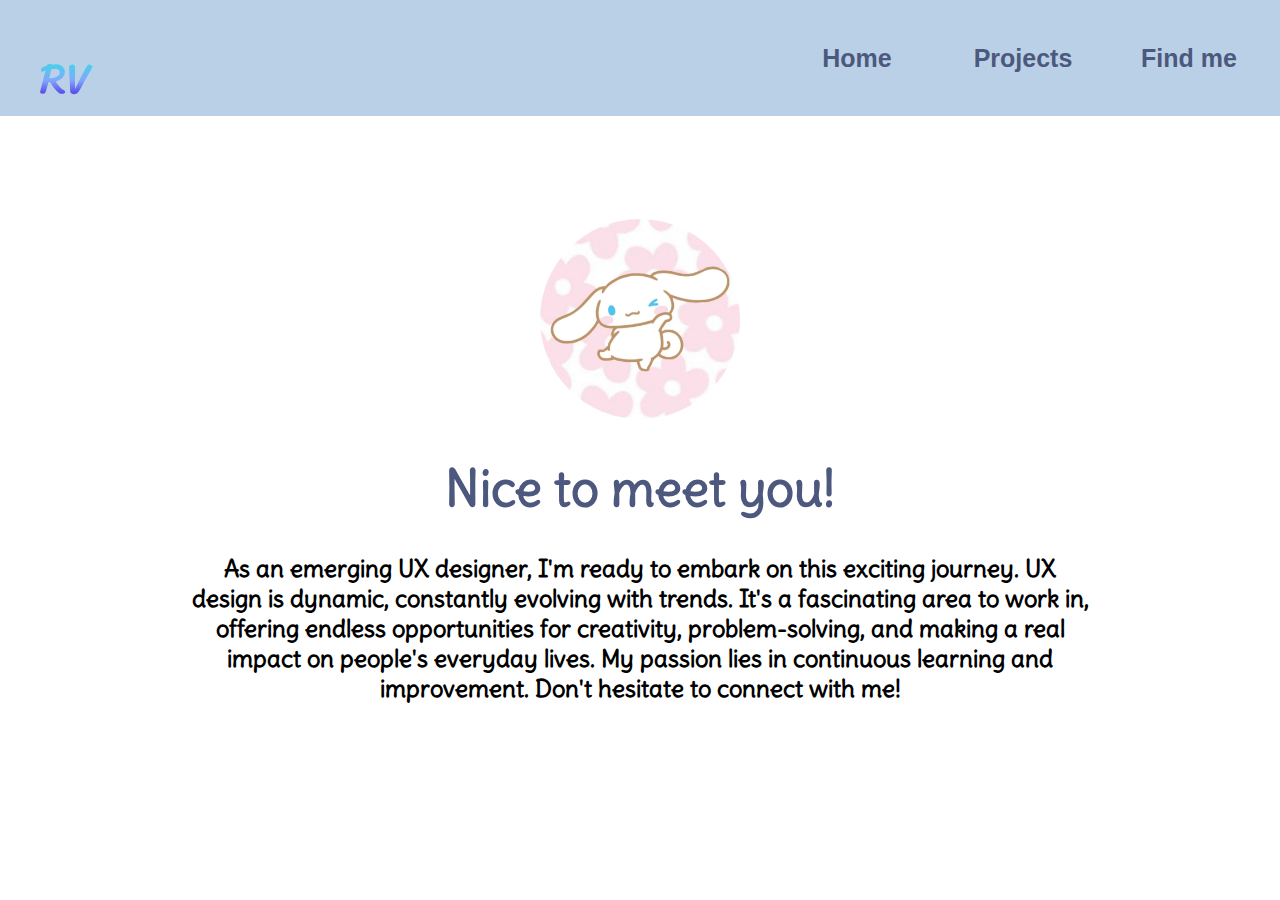
<file: index.html>
<!DOCTYPE html>
<html>
    <head>
        <meta name="viewport" content="width=device-width, initial-scale=1">
        <link rel="stylesheet" href="css/styles.css">
        <link rel="stylesheet" href="https://fonts.googleapis.com/css?family=Delius">
        <title>Rebecca - UX Designer</title>
    </head>
    <body>
        <header class="navigation">
            <div class=" logo">
                <img src="images/RVlogo.svg" alt="logo">
            </div>
            <nav>
                <ul>
                    <li><a href="index.html"><button>Home</button></a></li>
                    <li><a href="projects.html"><button>Projects</button></a></li>
                    <li><a href="findme.html"><button>Find me</button></a></li>
                </ul>
            </nav>
        </header>
        <div class="heroImg">
            <div class="content">
                <img src="images/portraitplaceholder.jpg" alt="portrait">
                <h1>Nice to meet you!</h1>
                <h2>As an emerging UX designer, I'm ready to embark on this exciting journey. 
                    UX design is dynamic, constantly evolving with trends. 
                    It's a fascinating area to work in, offering endless opportunities for creativity, problem-solving, and making a real impact on people's everyday lives. 
                    My passion lies in continuous learning and improvement. Don't hesitate to connect with me!</h2>
            </div>
        </div>
    </body>
</html>
</file>
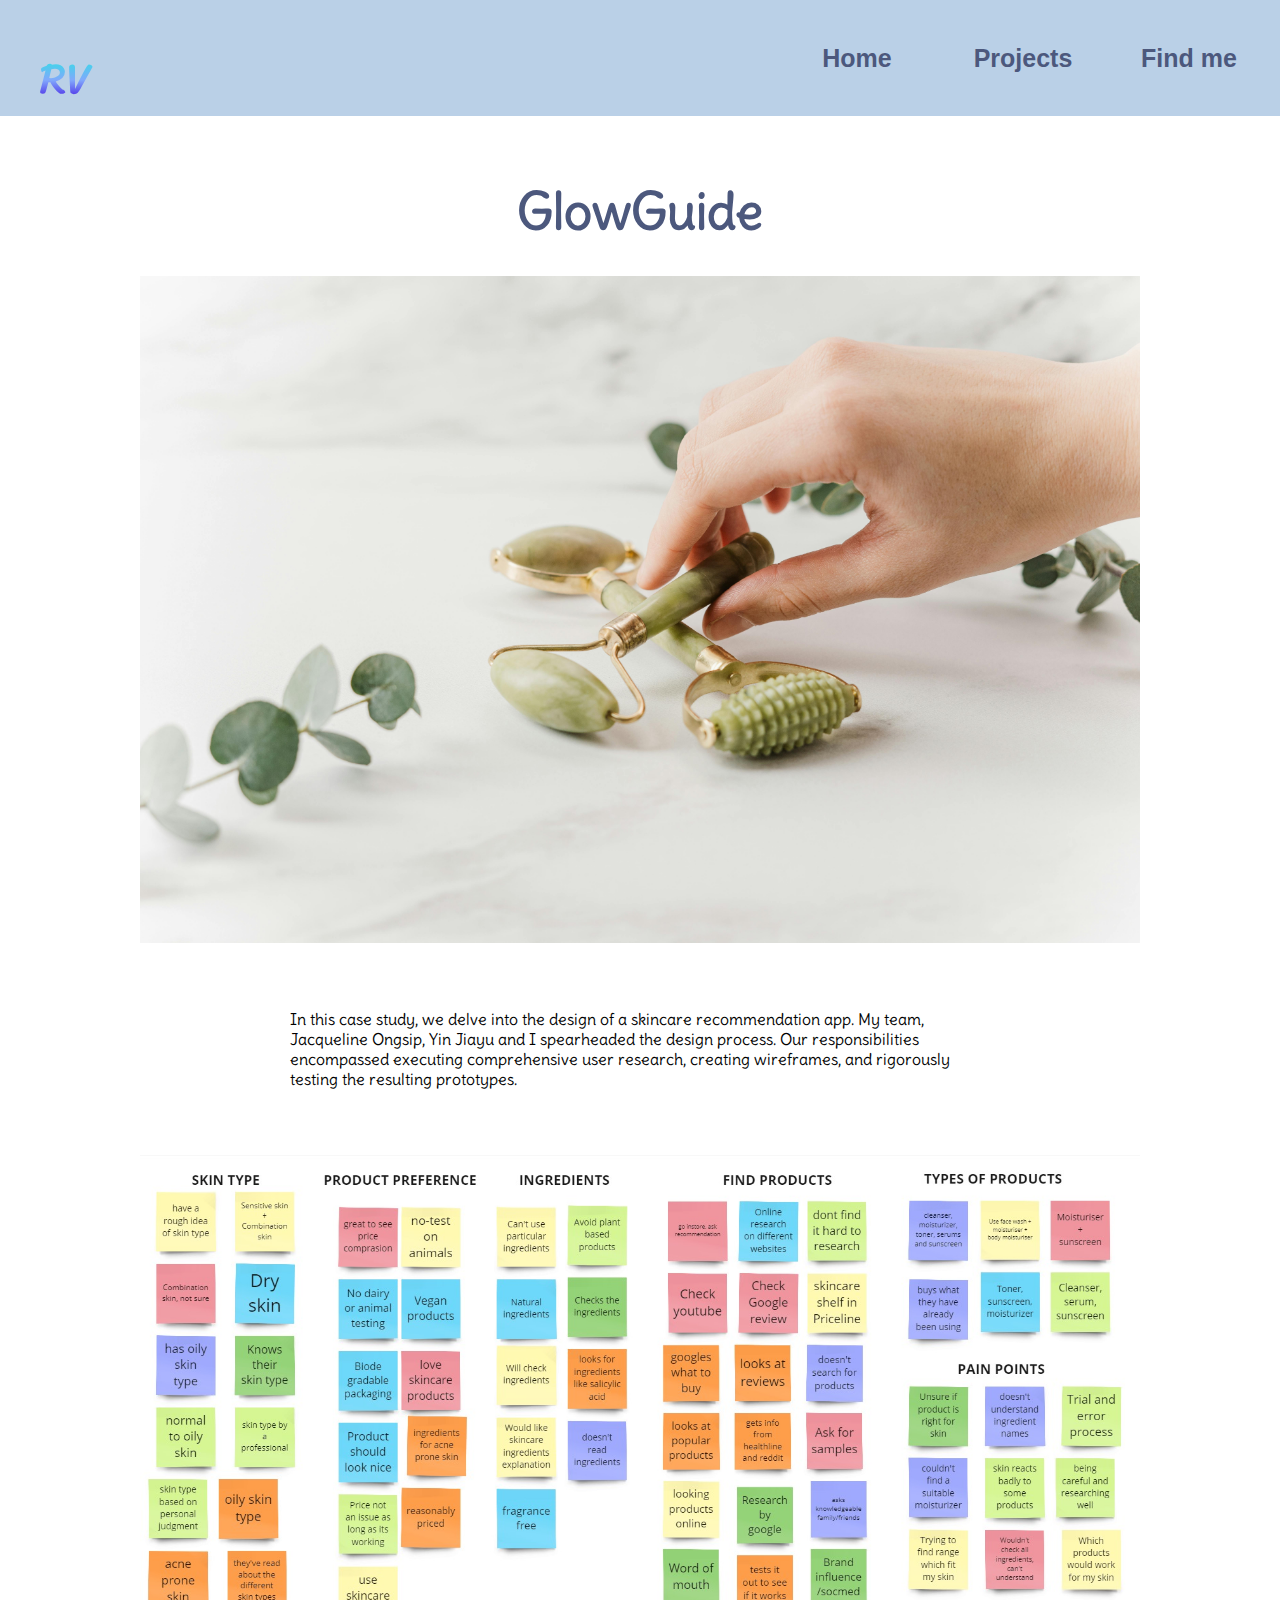
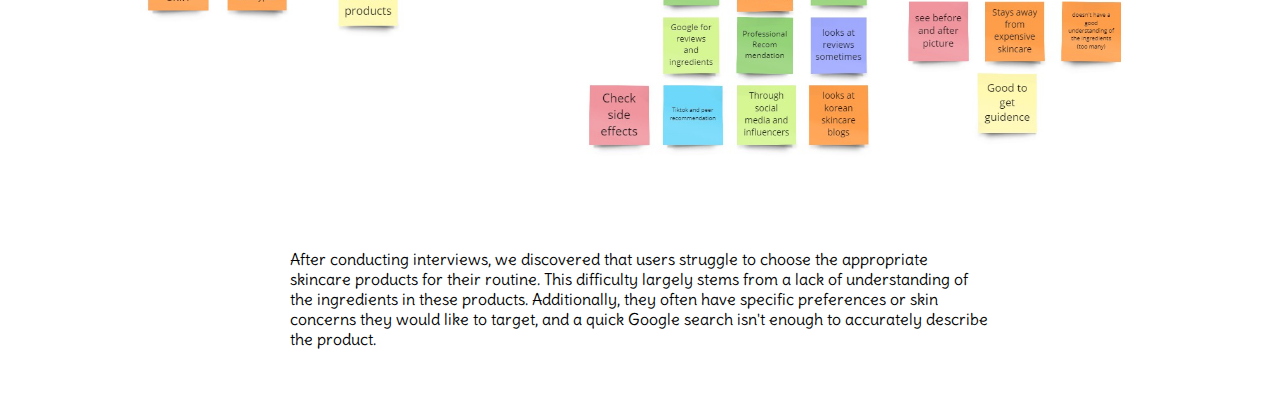
<file: casestudy1.html>
<!DOCTYPE html>
<html>
    <head>
        <link rel="stylesheet" href="css/styles.css">
        <link rel="stylesheet" href="https://fonts.googleapis.com/css?family=Delius">
        <title>Projects</title>
    </head>
    <body>
        <header class="navigation">
            <div class=" logo">
                <img src="images/RVlogo.svg" alt="logo">
            </div>
            <nav>
                <ul>
                    <li><a href="index.html"><button>Home</button></a></li>
                    <li><a href="projects.html"><button>Projects</button></a></li>
                    <li><a href="findme.html"><button>Find me</button></a></li>
                </ul>
            </nav>
        </header>
        <div class="Glowguide">
            <h1>GlowGuide</h1>
            <img id="GGimg" src="images/jaderoller.jpg" alt="jade roller">
            <p>In this case study, we delve into the design of a skincare recommendation app. My team, Jacqueline Ongsip,
                Yin Jiayu and I spearheaded the design process. Our responsibilities encompassed executing comprehensive user research,
                creating wireframes, and rigorously testing the resulting prototypes.</p>
            <img id="GGaffinity" src="images/GGaffinity.jpg" alt="interview data">
            <p>After conducting interviews, we discovered that users struggle to choose the appropriate skincare products for their routine. 
                This difficulty largely stems from a lack of understanding of the ingredients in these products. Additionally, they often have specific preferences or skin concerns they would like to target, 
                and a quick Google search isn't enough to accurately describe the product.</p>
        </div>
    </body>
</html>
</file>
<file: css/styles.css>
body {
    display: grid;
    grid-template-columns: repeat(12, 1fr);
    gap: 30px;
    font-family: "Delius", sans-serif;
    margin: 0;
}
/* Media query breakpoints */
@media (max-width: 800px) {
    .body {
        grid-template-columns: auto auto; /* change to two columns layout */
    }
}

@media (max-width: 500px) {
    .body {
        grid-template-columns: auto; /* change to one column layout */
    }
}
.navigation {
    background-color: #bad0e7;
    display: flex;
    justify-content: space-between;
    align-items: center;
    padding: 1em;
    grid-column: 1 / -1;
}

.logo img {
    width: 100px;
}

nav ul {
    display: flex;
}

nav ul li {
    margin-left: 1em; /* space between navigation items */
    list-style: none;
}
nav button {
    background-color: #bad0e7;
    border: none;
    color: #4c587d;
    box-shadow: none;
    width: 150px;
    height: 30px;
    font-size: 25px;
    font-weight: bolder;
}
nav button:hover {
    color: white;
    border: none;
    font-size: 30px;
}
nav button:active {
    color: white;
    border: none;
}
.heroImg {
    display: flex;
    justify-content: center;
    align-items: center;
    height: 600px;
    padding: 25px;
    grid-column: 1 / -1;
}

.content {
    text-align: center;
}
.content h2 {
    width: 900px;
}

.content img {
    border-radius: 50%;
    width: 200px;
    height: 200px;
}
/* styling projects page */
.projects {
    text-align: center;
    margin-top: 300px;
    grid-column: 1 / -1;
}
.casestudy1 img{
    max-width: 850px;
    max-height: 500px;
}
.casestudy2 img{
    max-width: 850px;
    max-height: 500px;
    border: 2px solid white;
}
.casestudy3 img{
    width: 100%;
    max-width: 850px;
}
.casestudy4 img{
    height: 100%;
    max-height: 500px;
}
.casestudy1 p{
    position: absolute;
    bottom: 0;
    left: 5%;
    color: #26546a;
    font-size: large;
}
.casestudy2 p{
    position: absolute;
    bottom: 0;
    left: 5%;
    color: white;
    font-size: large;
}
.casestudy3 p{
    position: absolute;
    bottom: 0;
    left: 5%;
    color: white;
    font-size: large;
}
.casestudy4 p{
    position: absolute;
    bottom: 0;
    left: 5%;
    color: white;
    font-size: large;
}
.casestudy1 button{
    position: absolute;
    bottom: 15px;
    right: 5%;
}
.casestudy2 button{
    position: absolute;
    bottom: 15px;
    right: 5%;
}
.casestudy3 button{
    position: absolute;
    bottom: 15px;
    right: 5%;
}
.casestudy4 button{
    position: absolute;
    bottom: 15px;
    right: 5%;
}
.casestudy1{
    background-color: #fefbf5;
    display: flex;
    align-items: center;
    position: relative;
}
.casestudy2{
    background-color: #26546a;
    display: flex;
    align-items: center;
    position: relative;
}
.casestudy3{
    background-color: black;
    display: flex;
    align-items: center;
    position: relative;
}
.casestudy4{
    background-color: black;
    display: flex;
    align-items: center;
    position: relative;
}
/* case study hover states */
.casestudy1:hover {
    /* background-color: aqua; */
}
.casestudy2:hover {
    /* background-color: aqua; */
}
.casestudy3:hover {
    /* background-color: aqua; */
}
.casestudy4:hover {
    /* background-color: aqua; */
}
.casestudies {
    display: flex;
    flex-wrap: wrap;
    justify-content: space-around;
    margin-top: 200px;
    grid-column: 1 / -1;
}
.casestudies div{
    width: 100%;
    max-width: 900px;
    height: 600px;
    border: solid grey 1px;
    border-radius: 10px;
    margin: 10px;
}
.casestudies button {
    background-color: white;
    border: 1px solid #4c587d;
    border-radius: 25px;
    color: #4c587d;
    box-shadow: none;
    width: 150px;
    height: 30px;
}
.casestudies button:hover {
    background-color: #bad0e7;
    border: 1px solid #4c587d;
    color: #4c587d;
}
.casestudies button:active {
    background-color: #4c587d;
    border: 1px solid white;
    color: white;
}
h1 {
    font-size: 50px;
    color: #4c587d;
}
/* styling Glow guide page */
#GGimg {
    max-width: 1000px;
}
.Glowguide {
    width: 100%;
    grid-column: 1 / -1;
    display: grid;
    place-items: center;

}
.Glowguide p {
    width: 700px;
    padding-top: 50px;
    padding-bottom: 50px;
}
#GGaffinity {
    width: 1000px;
}
</file>
